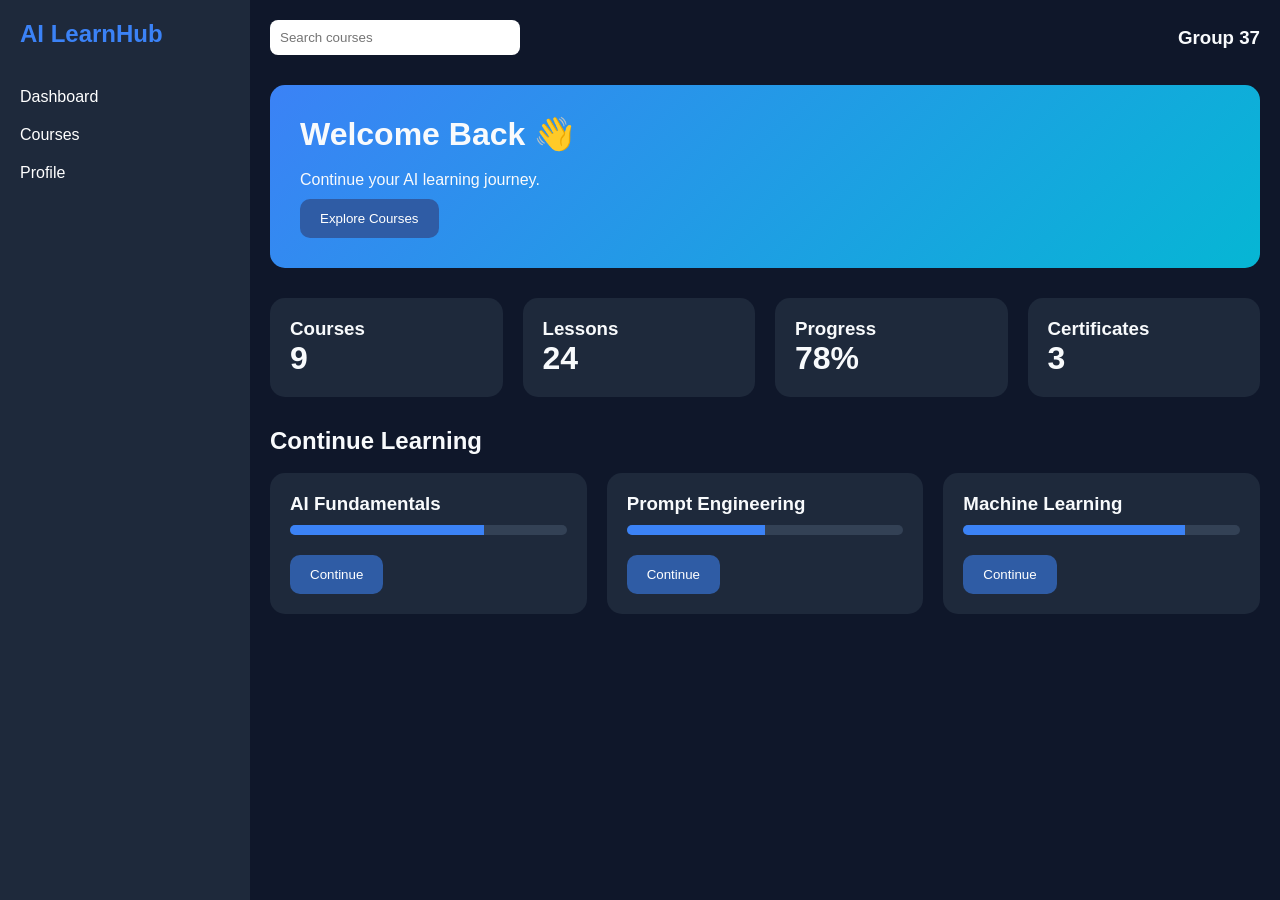
<file: index.html>
<!DOCTYPE html>
<html>
<head>
<title>AI LearnHub Dashboard</title>
<link rel="stylesheet" href="style.css">
</head>

<body>

<div class="container">
<div class="sidebar">
<h2 class="logo">AI LearnHub</h2>

<ul>
<li><a href="index.html">Dashboard</a></li>
<li><a href="courses.html">Courses</a></li>
<li><a href="profile.html">Profile</a></li>
</ul>
</div>

<div class="main">

<div class="navbar">
<input class="search" type="text" placeholder="Search courses">
<h3> Group 37 </h3>
</div>

<div class="hero">
<h1>Welcome Back 👋</h1>
 <br>
<p>Continue your AI learning journey.</p>
<button class="btn">Explore Courses</button>
</div>

<div class="stats">

<div class="card">
<h3>Courses</h3>
<h1>9</h1>
</div>

<div class="card">
<h3>Lessons</h3>
<h1>24</h1>
</div>

<div class="card">
<h3>Progress</h3>
<h1>78%</h1>
</div>

<div class="card">
<h3>Certificates</h3>
<h1>3</h1>
</div>

</div>

<h2>Continue Learning</h2> <br>

<div class="course-grid">

<div class="card">
<h3>AI Fundamentals</h3>

<div class="progress">
<div class="progress-bar" style="width:70%"></div>
</div>

<button class="btn">Continue</button>
</div>

<div class="card">
<h3>Prompt Engineering</h3>

<div class="progress">
<div class="progress-bar" style="width:50%"></div>
</div>

<button class="btn">Continue</button>
</div>

<div class="card">
<h3>Machine Learning</h3>

<div class="progress">
<div class="progress-bar" style="width:80%"></div>
</div>

<button class="btn">Continue</button>
</div>

</div>

</div>

</div>

</body>
</html>
</file>
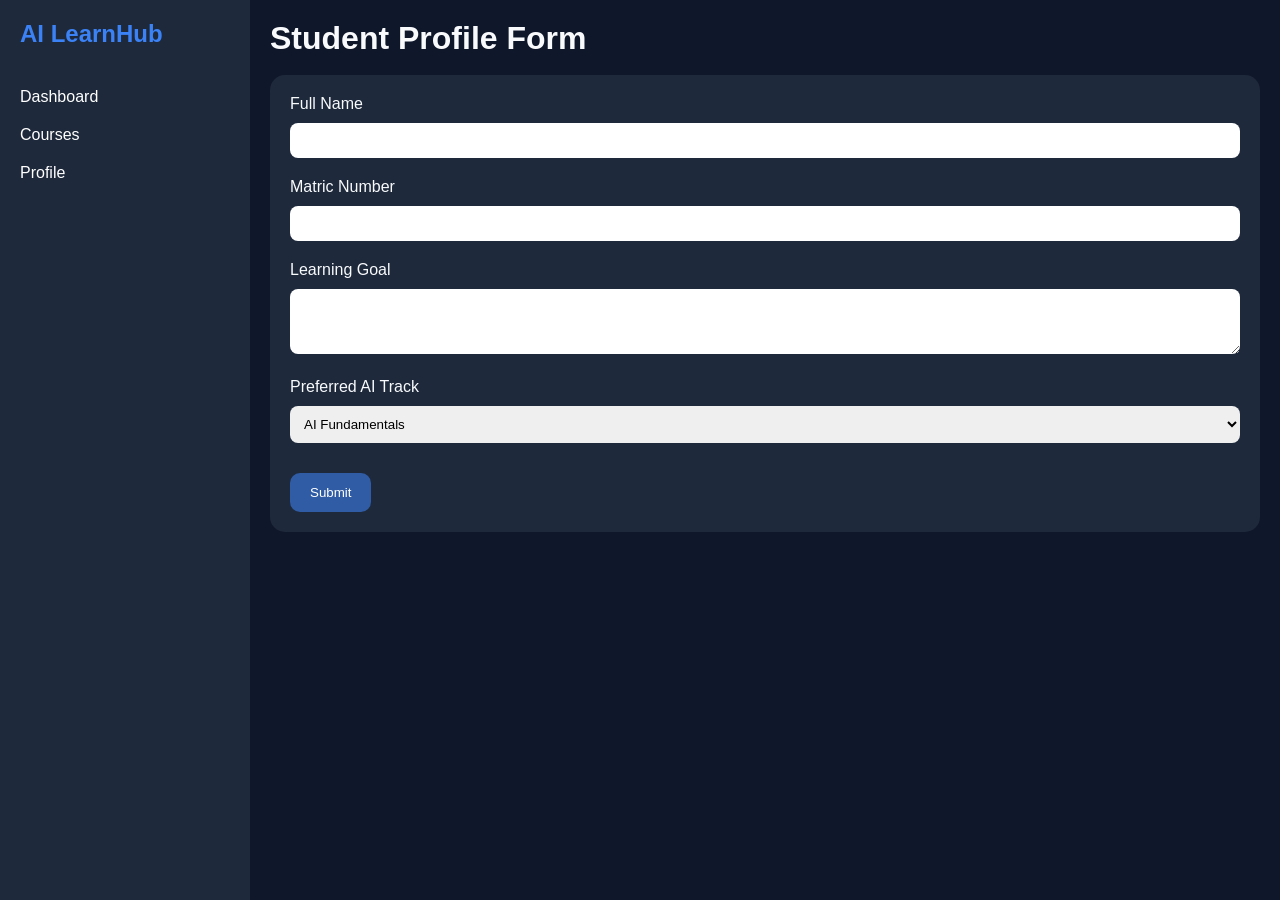
<file: profile.html>
<!DOCTYPE html>
<html>
<head>
<title>Profile</title>
<link rel="stylesheet" href="style.css">
</head>

<body>

<div class="container">

<div class="sidebar">
<h2 class="logo">AI LearnHub</h2>

<ul>
<li><a href="index.html">Dashboard</a></li>
<li><a href="courses.html">Courses</a></li>
<li><a href="profile.html">Profile</a></li>
</ul>
</div>

<div class="main">

<h1>Student Profile Form</h1><br>

<form>

<label>Full Name</label>
<input type="text">

<label>Matric Number</label>
<input type="matricnumber">

<label>Learning Goal</label>
<textarea rows="3"></textarea>

<label>Preferred AI Track</label>

<select>
<option>AI Fundamentals</option>
<option>Prompt Engineering</option>
<option>Machine Learning</option>
<option>Generative AI</option>
</select>

<button class="btn">
Submit
</button>

</form>

</div>

</div>

</body>
</html>
</file>
<file: style.css>
*{
    margin:0;
    padding:0;
    box-sizing:border-box;
    font-family:'Poppins',sans-serif;
}

body{
    background:#0F172A;
    color:#F8FAFC;
}

.container{
    display:flex;
    min-height:100vh;
}



.sidebar{
    width:250px;
    background:#1E293B;
    padding:20px;
}

.logo{
    font-size:24px;
    font-weight:bold;
    margin-bottom:40px;
    color:#3B82F6;
}

.sidebar ul{
    list-style:none;
}

.sidebar ul li{
    margin:20px 0;
}

.sidebar ul li a{
    text-decoration:none;
    color:white;
    transition:0.3s;
}

.sidebar ul li a:hover{
    color:#3B82F6;
}



.main{
    flex:1;
    padding:20px;
}



.navbar{
    display:flex;
    justify-content:space-between;
    align-items:center;
    margin-bottom:30px;
}

.search{
    padding:10px;
    width:250px;
    border:none;
    border-radius:8px;
}



.hero{
    background:linear-gradient(
        135deg,
        #3B82F6,
        #06B6D4
    );
    padding:30px;
    border-radius:15px;
    margin-bottom:30px;
}



.btn{
    background:#2f5ca5;
    color:white;
    border:none;
    padding:12px 20px;
    border-radius:10px;
    cursor:pointer;
    margin-top:10px;
}

.btn:hover{
    background:#2563EB;
}

/* STATS */

.stats{
    display:grid;
    grid-template-columns:repeat(4,1fr);
    gap:20px;
    margin-bottom:30px;
}

.card{
    background:#1E293B;
    padding:20px;
    border-radius:15px;
    transition:0.3s;
}

.card:hover{
    transform:translateY(-8px);
}



.course-grid{
    display:grid;
    grid-template-columns:
    repeat(auto-fit,minmax(250px,1fr));
    gap:20px;
}

.progress{
    background:#334155;
    height:10px;
    border-radius:10px;
    overflow:hidden;
    margin:10px 0;
}

.progress-bar{
    height:100%;
    background:#3B82F6;
}


form{
    background:#1E293B;
    padding:20px;
    border-radius:15px;
}

form input,
form textarea,
form select{
    width:100%;
    padding:10px;
    margin:10px 0 20px;
    border:none;
    border-radius:8px;
}



.modal{
    display:none;
    position:fixed;
    top:0;
    left:0;
    width:100%;
    height:100%;
    background:rgba(0,0,0,.6);
    justify-content:center;
    align-items:center;
}

.modal-content{
    background:white;
    color:black;
    padding:30px;
    border-radius:15px;
    text-align:center;
}


@media(max-width:768px){

    .container{
        flex-direction:column;
    }

    .sidebar{
        width:100%;
    }

    .stats{
        grid-template-columns:1fr;
    }

    .navbar{
        flex-direction:column;
        gap:15px;
    }
}
</file>
